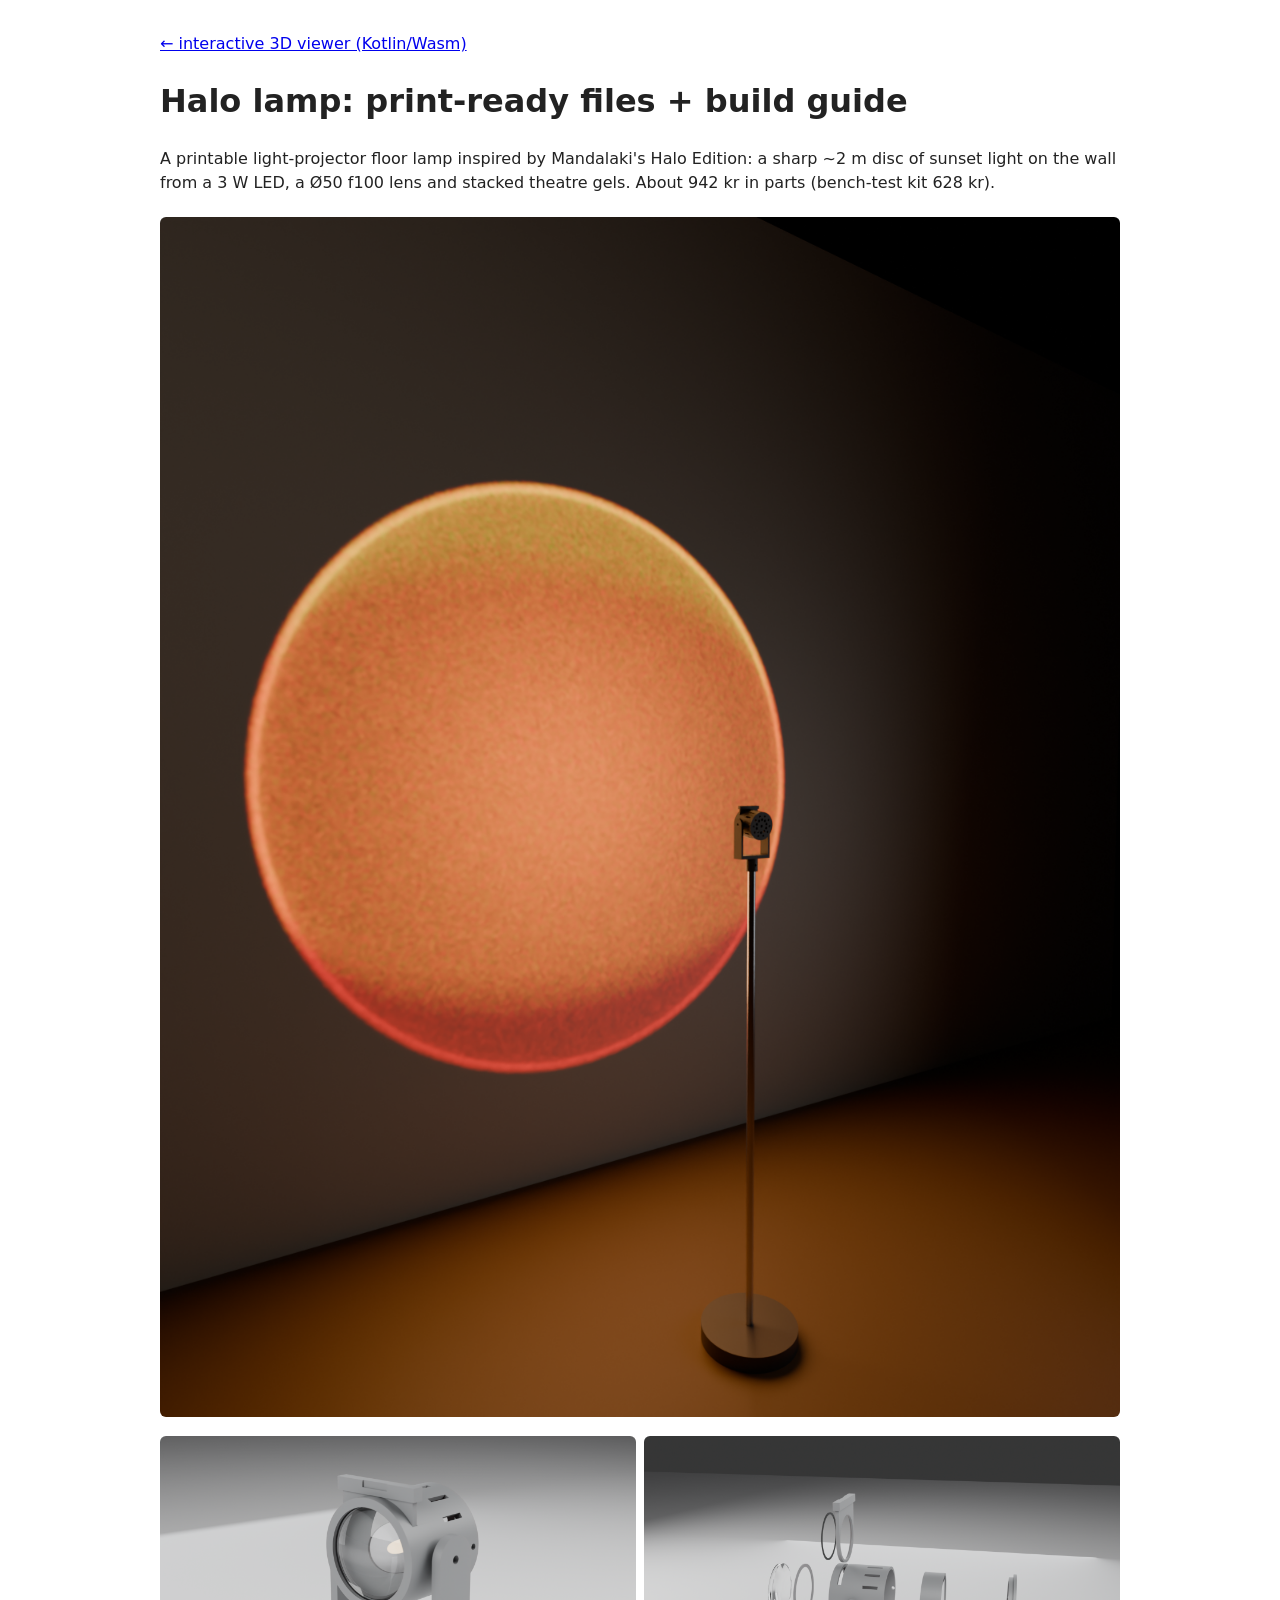
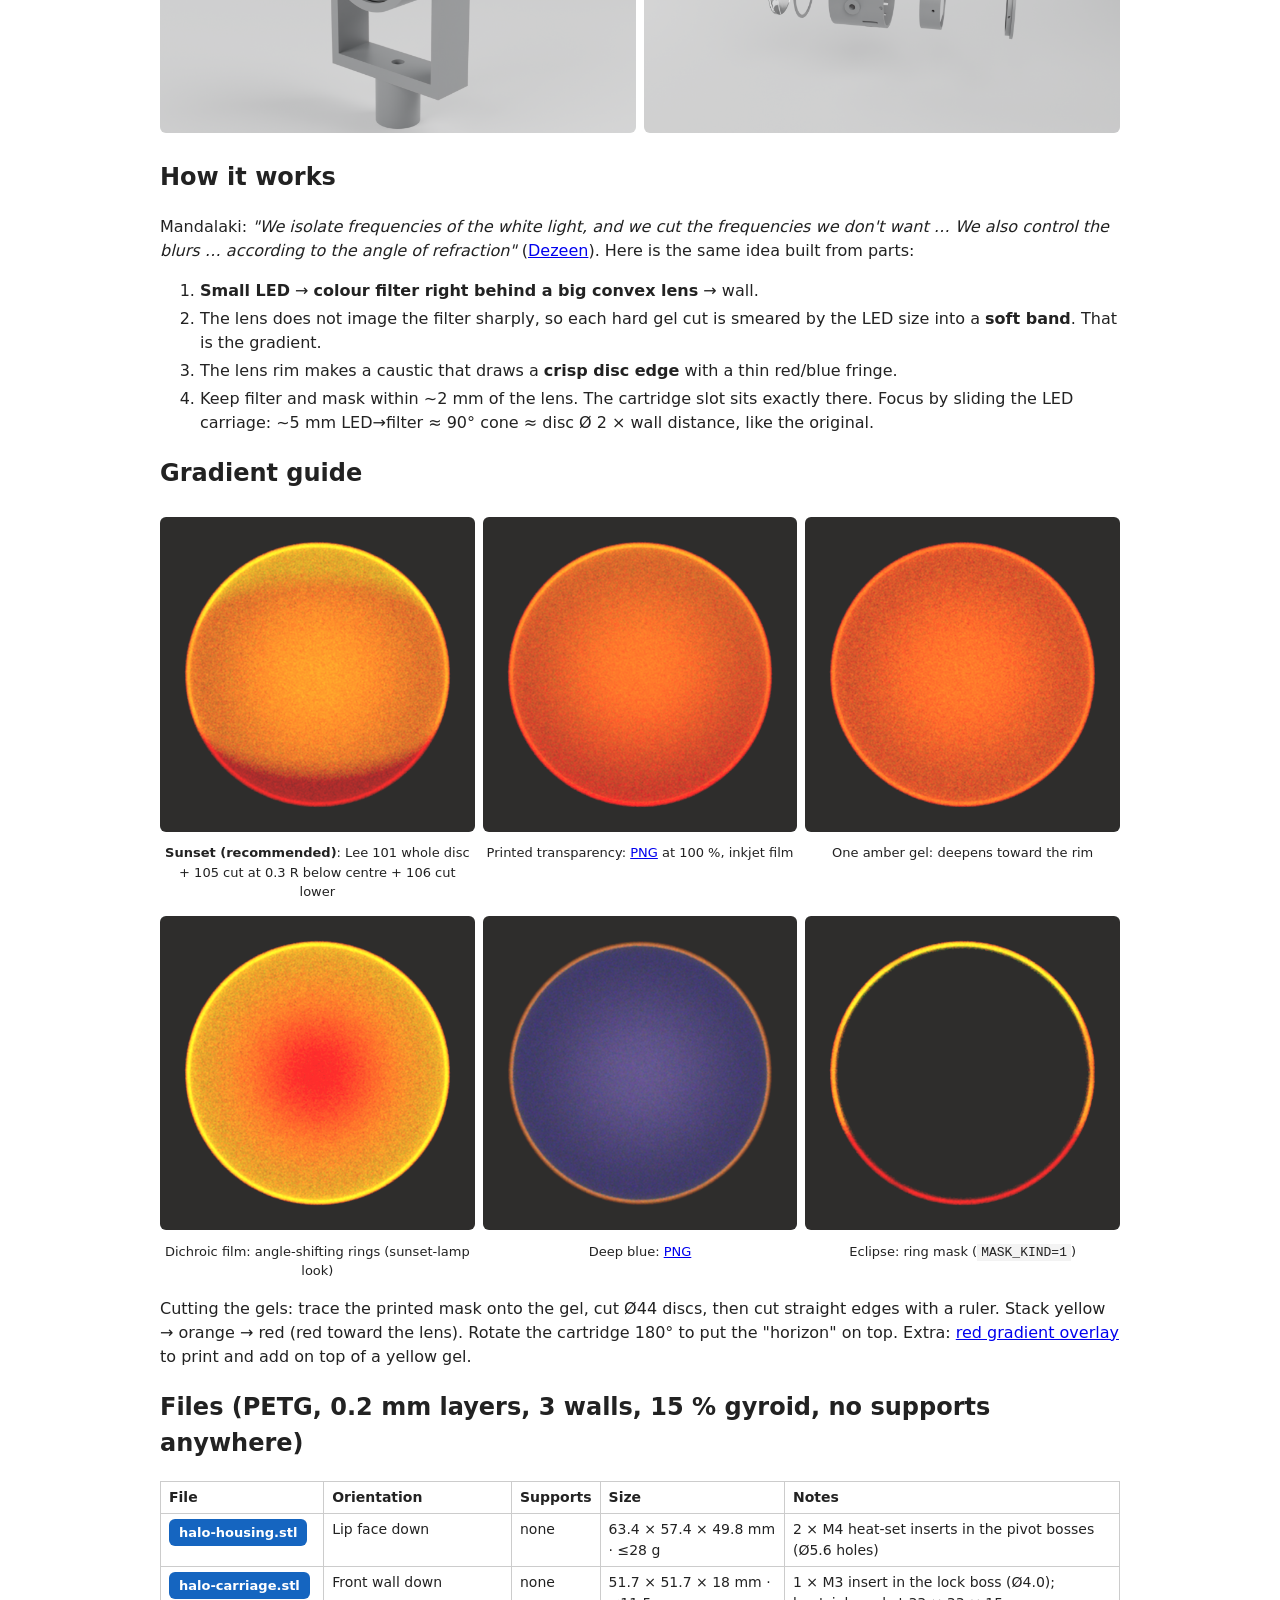
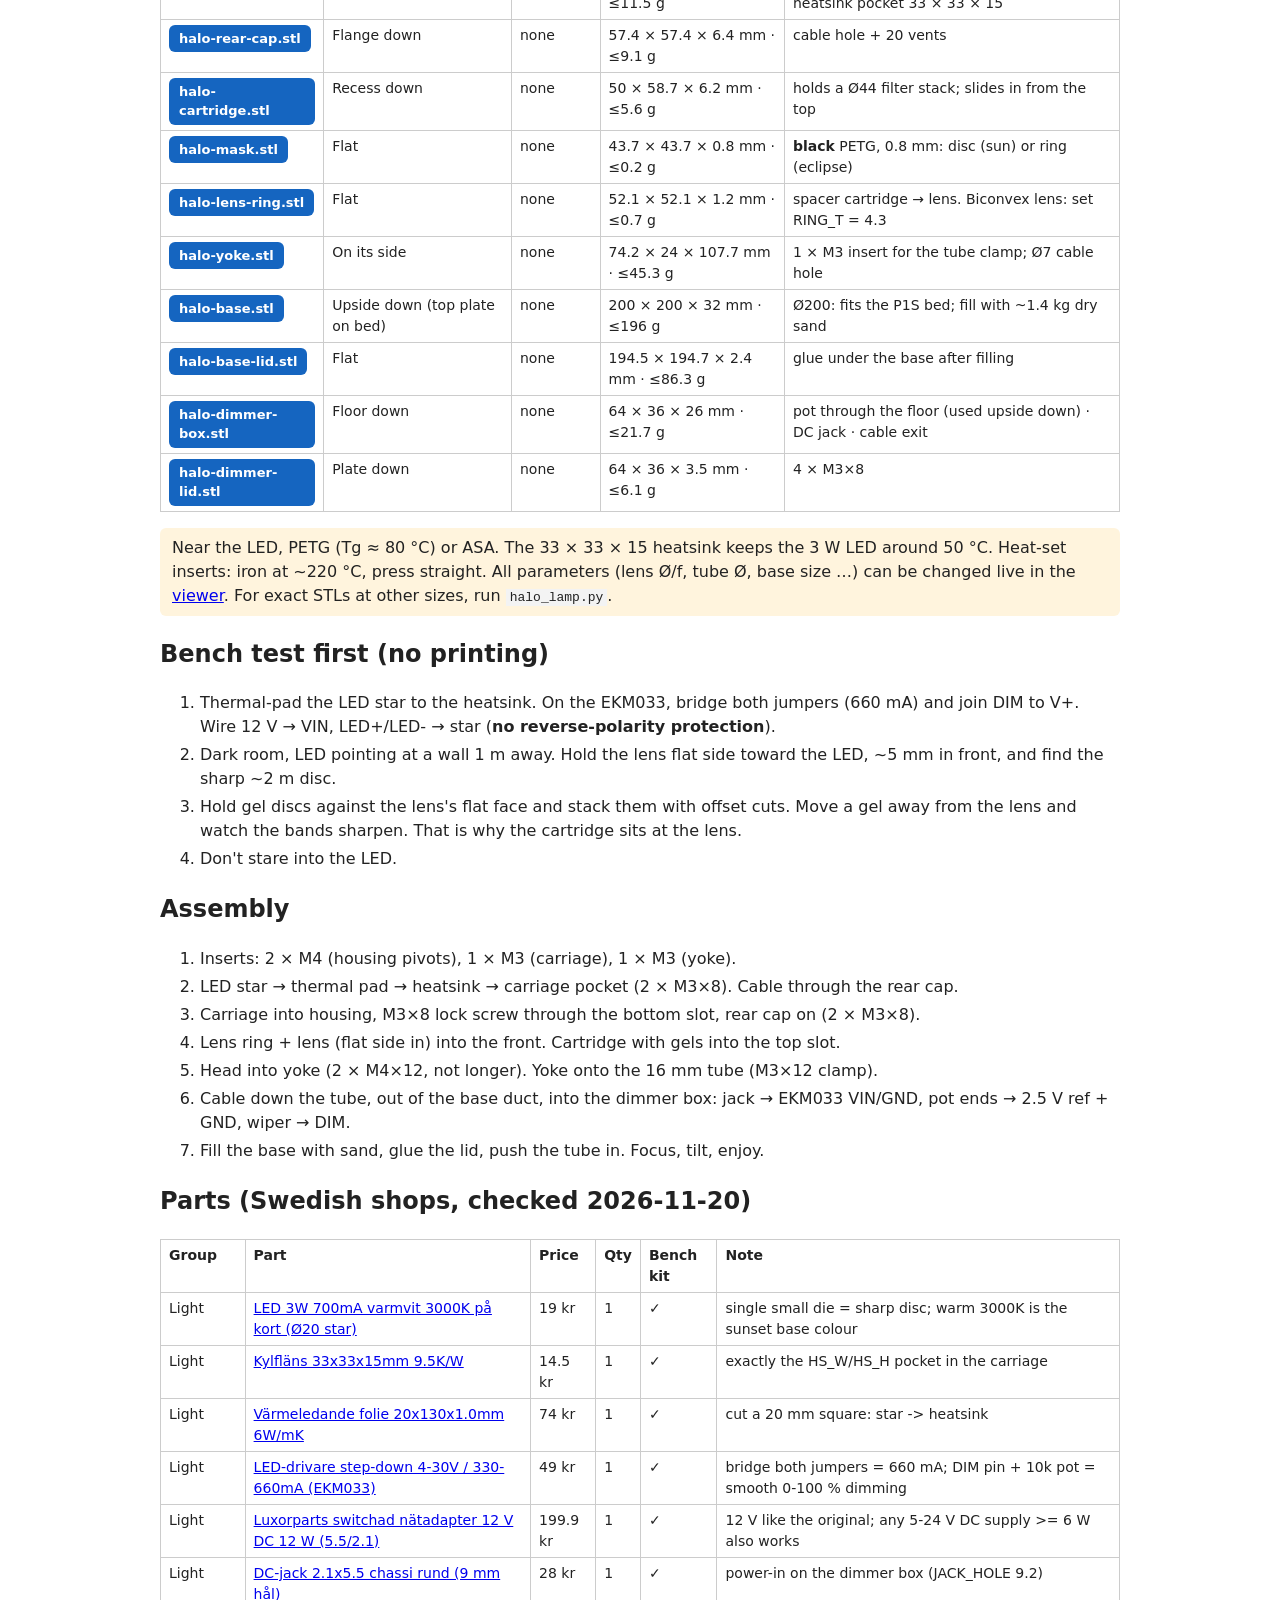
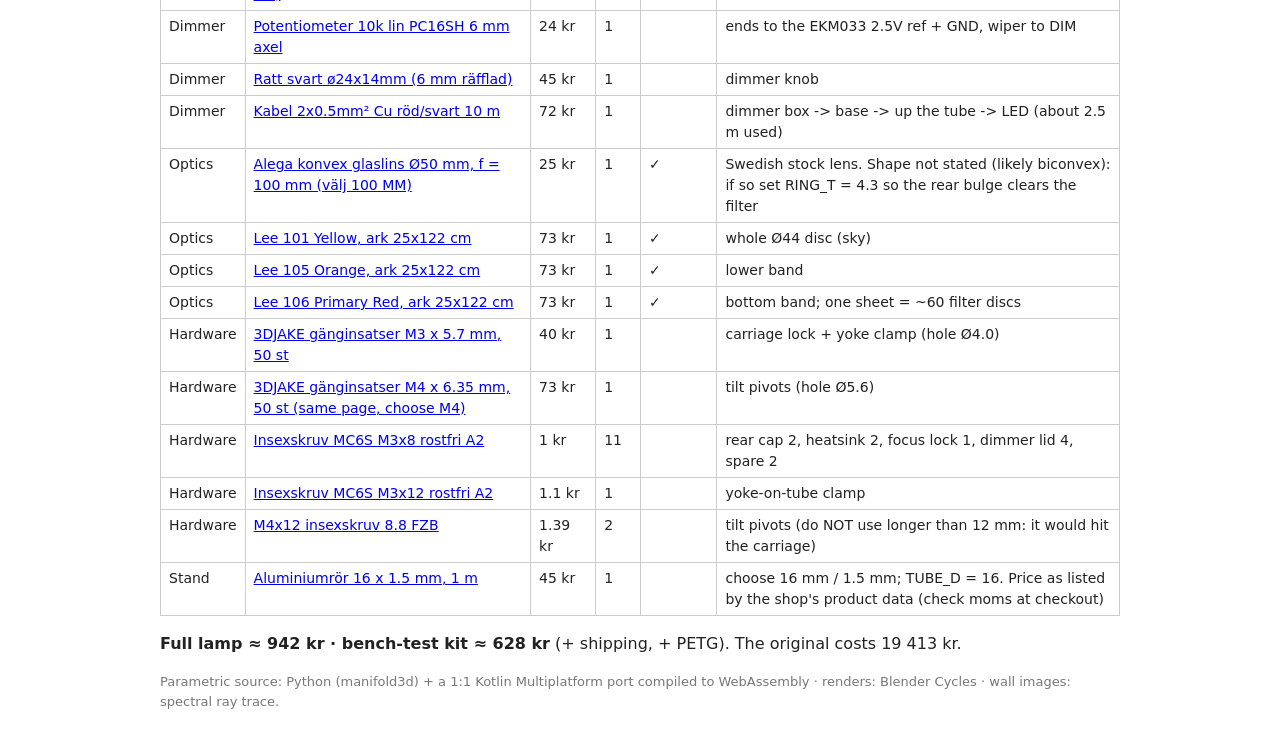
<file: print/index.html>
<!doctype html><html lang="en"><head><meta charset="utf-8"><meta name="viewport" content="width=device-width,initial-scale=1">
<title>Halo lamp: print-ready files + build guide</title><style>
body{font-family:system-ui,sans-serif;max-width:960px;margin:2em auto;padding:0 1em;color:#222;line-height:1.5}
table{border-collapse:collapse;width:100%;font-size:14px}td,th{border:1px solid #ccc;padding:5px 8px;text-align:left;vertical-align:top}
a.dl{display:inline-block;background:#1565c0;color:#fff;padding:4px 10px;border-radius:6px;text-decoration:none;font-weight:600;font-size:13px}
img{max-width:100%;border-radius:6px;margin:6px 0}code{background:#f3f3f3;padding:1px 4px}li{margin:4px 0}
.note{background:#fff4dd;padding:8px 12px;border-radius:6px}.g3{display:grid;grid-template-columns:repeat(3,1fr);gap:8px}.g3 figure{margin:0;font-size:13px;text-align:center}
.g2{display:grid;grid-template-columns:1fr 1fr;gap:8px}</style></head><body>
<p><a href="../">← interactive 3D viewer (Kotlin/Wasm)</a></p>
<h1>Halo lamp: print-ready files + build guide</h1>
<p>A printable light-projector floor lamp inspired by Mandalaki's Halo Edition: a sharp ~2 m disc of sunset light on the wall from a 3 W LED,
a Ø50 f100 lens and stacked theatre gels. About 942 kr in parts (bench-test kit 628 kr).</p>
<img src="render_room_sunset.png" alt="lamp in a room projecting a sunset disc">
<div class="g2"><img src="render_head.png" alt="head"><img src="render_exploded.png" alt="exploded"></div>

<h2>How it works</h2>
<p>Mandalaki: <i>"We isolate frequencies of the white light, and we cut the frequencies we don't want … We also control the blurs …
according to the angle of refraction"</i> (<a href="https://www.dezeen.com/2020/02/22/mandalaki-halo-edition-lights/">Dezeen</a>).
Here is the same idea built from parts:</p>
<ol><li><b>Small LED</b> → <b>colour filter right behind a big convex lens</b> → wall.</li>
<li>The lens does not image the filter sharply, so each hard gel cut is smeared by the LED size into a <b>soft band</b>. That is the gradient.</li>
<li>The lens rim makes a caustic that draws a <b>crisp disc edge</b> with a thin red/blue fringe.</li>
<li>Keep filter and mask within ~2 mm of the lens. The cartridge slot sits exactly there. Focus by sliding the LED carriage: ~5 mm LED→filter ≈ 90° cone ≈ disc Ø 2 × wall distance, like the original.</li></ol>

<h2 id="gradient">Gradient guide</h2>
<div class="g3">
<figure><img src="../img/wall_sunset.png"><figcaption><b>Sunset (recommended)</b>: Lee 101 whole disc + 105 cut at 0.3 R below centre + 106 cut lower</figcaption></figure>
<figure><img src="../img/wall_printed_sunset.png"><figcaption>Printed transparency: <a href="filters/filter_printed_sunset_44mm_600dpi.png">PNG</a> at 100 %, inkjet film</figcaption></figure>
<figure><img src="../img/wall_gel_radial.png"><figcaption>One amber gel: deepens toward the rim</figcaption></figure>
<figure><img src="../img/wall_dichroic.png"><figcaption>Dichroic film: angle-shifting rings (sunset-lamp look)</figcaption></figure>
<figure><img src="../img/wall_deep_blue.png"><figcaption>Deep blue: <a href="filters/filter_deep_blue_44mm_600dpi.png">PNG</a></figcaption></figure>
<figure><img src="../img/wall_sunset_ring.png"><figcaption>Eclipse: ring mask (<code>MASK_KIND=1</code>)</figcaption></figure></div>
<p>Cutting the gels: trace the printed mask onto the gel, cut Ø44 discs, then cut straight edges with a ruler. Stack yellow → orange → red (red toward the lens). Rotate the cartridge 180° to put the "horizon" on top.
Extra: <a href="filters/filter_red_grad_overlay_44mm_600dpi.png">red gradient overlay</a> to print and add on top of a yellow gel.</p>

<h2>Files (PETG, 0.2 mm layers, 3 walls, 15 % gyroid, no supports anywhere)</h2>
<table><tr><th>File</th><th>Orientation</th><th>Supports</th><th>Size</th><th>Notes</th></tr>
<tr><td><a class='dl' href='stl/halo-housing.stl' download>halo-housing.stl</a></td><td>Lip face down</td><td>none</td><td>63.4 × 57.4 × 49.8 mm · ≤28 g</td><td>2 × M4 heat-set inserts in the pivot bosses (Ø5.6 holes)</td></tr><tr><td><a class='dl' href='stl/halo-carriage.stl' download>halo-carriage.stl</a></td><td>Front wall down</td><td>none</td><td>51.7 × 51.7 × 18 mm · ≤11.5 g</td><td>1 × M3 insert in the lock boss (Ø4.0); heatsink pocket 33 × 33 × 15</td></tr><tr><td><a class='dl' href='stl/halo-rear-cap.stl' download>halo-rear-cap.stl</a></td><td>Flange down</td><td>none</td><td>57.4 × 57.4 × 6.4 mm · ≤9.1 g</td><td>cable hole + 20 vents</td></tr><tr><td><a class='dl' href='stl/halo-cartridge.stl' download>halo-cartridge.stl</a></td><td>Recess down</td><td>none</td><td>50 × 58.7 × 6.2 mm · ≤5.6 g</td><td>holds a Ø44 filter stack; slides in from the top</td></tr><tr><td><a class='dl' href='stl/halo-mask.stl' download>halo-mask.stl</a></td><td>Flat</td><td>none</td><td>43.7 × 43.7 × 0.8 mm · ≤0.2 g</td><td><b>black</b> PETG, 0.8 mm: disc (sun) or ring (eclipse)</td></tr><tr><td><a class='dl' href='stl/halo-lens-ring.stl' download>halo-lens-ring.stl</a></td><td>Flat</td><td>none</td><td>52.1 × 52.1 × 1.2 mm · ≤0.7 g</td><td>spacer cartridge → lens. Biconvex lens: set RING_T = 4.3</td></tr><tr><td><a class='dl' href='stl/halo-yoke.stl' download>halo-yoke.stl</a></td><td>On its side</td><td>none</td><td>74.2 × 24 × 107.7 mm · ≤45.3 g</td><td>1 × M3 insert for the tube clamp; Ø7 cable hole</td></tr><tr><td><a class='dl' href='stl/halo-base.stl' download>halo-base.stl</a></td><td>Upside down (top plate on bed)</td><td>none</td><td>200 × 200 × 32 mm · ≤196 g</td><td>Ø200: fits the P1S bed; fill with ~1.4 kg dry sand</td></tr><tr><td><a class='dl' href='stl/halo-base-lid.stl' download>halo-base-lid.stl</a></td><td>Flat</td><td>none</td><td>194.5 × 194.7 × 2.4 mm · ≤86.3 g</td><td>glue under the base after filling</td></tr><tr><td><a class='dl' href='stl/halo-dimmer-box.stl' download>halo-dimmer-box.stl</a></td><td>Floor down</td><td>none</td><td>64 × 36 × 26 mm · ≤21.7 g</td><td>pot through the floor (used upside down) · DC jack · cable exit</td></tr><tr><td><a class='dl' href='stl/halo-dimmer-lid.stl' download>halo-dimmer-lid.stl</a></td><td>Plate down</td><td>none</td><td>64 × 36 × 3.5 mm · ≤6.1 g</td><td>4 × M3×8</td></tr></table>
<p class="note">Near the LED, PETG (Tg ≈ 80 °C) or ASA. The 33 × 33 × 15 heatsink keeps the 3 W LED around 50 °C. Heat-set inserts: iron at ~220 °C, press straight.
All parameters (lens Ø/f, tube Ø, base size …) can be changed live in the <a href="../">viewer</a>. For exact STLs at other sizes, run <code>halo_lamp.py</code>.</p>

<h2 id="bench">Bench test first (no printing)</h2>
<ol><li>Thermal-pad the LED star to the heatsink. On the EKM033, bridge both jumpers (660 mA) and join DIM to V+. Wire 12 V → VIN, LED+/LED- → star (<b>no reverse-polarity protection</b>).</li>
<li>Dark room, LED pointing at a wall 1 m away. Hold the lens flat side toward the LED, ~5 mm in front, and find the sharp ~2 m disc.</li>
<li>Hold gel discs against the lens's flat face and stack them with offset cuts. Move a gel away from the lens and watch the bands sharpen. That is why the cartridge sits at the lens.</li>
<li>Don't stare into the LED.</li></ol>

<h2>Assembly</h2>
<ol><li>Inserts: 2 × M4 (housing pivots), 1 × M3 (carriage), 1 × M3 (yoke).</li>
<li>LED star → thermal pad → heatsink → carriage pocket (2 × M3×8). Cable through the rear cap.</li>
<li>Carriage into housing, M3×8 lock screw through the bottom slot, rear cap on (2 × M3×8).</li>
<li>Lens ring + lens (flat side in) into the front. Cartridge with gels into the top slot.</li>
<li>Head into yoke (2 × M4×12, not longer). Yoke onto the 16 mm tube (M3×12 clamp).</li>
<li>Cable down the tube, out of the base duct, into the dimmer box: jack → EKM033 VIN/GND, pot ends → 2.5 V ref + GND, wiper → DIM.</li>
<li>Fill the base with sand, glue the lid, push the tube in. Focus, tilt, enjoy.</li></ol>

<h2 id="parts">Parts (Swedish shops, checked 2026-11-20)</h2>
<table><tr><th>Group</th><th>Part</th><th>Price</th><th>Qty</th><th>Bench kit</th><th>Note</th></tr><tr><td>Light</td><td><a href='https://www.electrokit.com/led-3w-varmvit-3000k-pa-kort'>LED 3W 700mA varmvit 3000K på kort (Ø20 star)</a></td><td>19 kr</td><td>1</td><td>✓</td><td>single small die = sharp disc; warm 3000K is the sunset base colour</td></tr><tr><td>Light</td><td><a href='https://www.electrokit.com/kylflans-33x33x15mm-9.5k/w'>Kylfläns 33x33x15mm 9.5K/W</a></td><td>14.5 kr</td><td>1</td><td>✓</td><td>exactly the HS_W/HS_H pocket in the carriage</td></tr><tr><td>Light</td><td><a href='https://www.electrokit.com/varmefolie-20x130x1.0mm-6w-mk'>Värmeledande folie 20x130x1.0mm 6W/mK</a></td><td>74 kr</td><td>1</td><td>✓</td><td>cut a 20 mm square: star -&gt; heatsink</td></tr><tr><td>Light</td><td><a href='https://www.electrokit.com/led-drivare-step-down-4-30v-/-330-660ma'>LED-drivare step-down 4-30V / 330-660mA (EKM033)</a></td><td>49 kr</td><td>1</td><td>✓</td><td>bridge both jumpers = 660 mA; DIM pin + 10k pot = smooth 0-100 % dimming</td></tr><tr><td>Light</td><td><a href='https://www.kjell.com/se/produkter/el-verktyg/natadaptrar-nataggregat/acdc-natadaptrar/luxorparts-switchad-natadapter-12-v-dc-12-w-p44382'>Luxorparts switchad nätadapter 12 V DC 12 W (5.5/2.1)</a></td><td>199.9 kr</td><td>1</td><td>✓</td><td>12 V like the original; any 5-24 V DC supply &gt;= 6 W also works</td></tr><tr><td>Light</td><td><a href='https://www.electrokit.com/en/dc-jack-2.1mm-chassie-rund'>DC-jack 2.1x5.5 chassi rund (9 mm hål)</a></td><td>28 kr</td><td>1</td><td>✓</td><td>power-in on the dimmer box (JACK_HOLE 9.2)</td></tr><tr><td>Dimmer</td><td><a href='https://www.electrokit.com/en/potentiometer-10kohm-linearpc16sh-6mm'>Potentiometer 10k lin PC16SH 6 mm axel</a></td><td>24 kr</td><td>1</td><td></td><td>ends to the EKM033 2.5V ref + GND, wiper to DIM</td></tr><tr><td>Dimmer</td><td><a href='https://www.electrokit.com/ratt-svart-24x14mm'>Ratt svart ø24x14mm (6 mm räfflad)</a></td><td>45 kr</td><td>1</td><td></td><td>dimmer knob</td></tr><tr><td>Dimmer</td><td><a href='https://www.electrokit.com/en/kabel-2x0.5mmcu-rod/svart-10m'>Kabel 2x0.5mm² Cu röd/svart 10 m</a></td><td>72 kr</td><td>1</td><td></td><td>dimmer box -&gt; base -&gt; up the tube -&gt; LED (about 2.5 m used)</td></tr><tr><td>Optics</td><td><a href='https://astrosweden.se/products/konvex-glaslins'>Alega konvex glaslins Ø50 mm, f = 100 mm (välj 100 MM)</a></td><td>25 kr</td><td>1</td><td>✓</td><td>Swedish stock lens. Shape not stated (likely biconvex): if so set RING_T = 4.3 so the rear bulge clears the filter</td></tr><tr><td>Optics</td><td><a href='https://www.thomann.se/lee_farbfolie_nr101_yellow.htm'>Lee 101 Yellow, ark 25x122 cm</a></td><td>73 kr</td><td>1</td><td>✓</td><td>whole Ø44 disc (sky)</td></tr><tr><td>Optics</td><td><a href='https://www.thomann.se/lee_farbfolie_nr105_orange.htm'>Lee 105 Orange, ark 25x122 cm</a></td><td>73 kr</td><td>1</td><td>✓</td><td>lower band</td></tr><tr><td>Optics</td><td><a href='https://www.thomann.se/lee_farbfolie_nr106_primary_red.htm'>Lee 106 Primary Red, ark 25x122 cm</a></td><td>73 kr</td><td>1</td><td>✓</td><td>bottom band; one sheet = ~60 filter discs</td></tr><tr><td>Hardware</td><td><a href='https://www.3djake.se/3djake/gaenginsatser-50st-per-set'>3DJAKE gänginsatser M3 x 5.7 mm, 50 st</a></td><td>40 kr</td><td>1</td><td></td><td>carriage lock + yoke clamp (hole Ø4.0)</td></tr><tr><td>Hardware</td><td><a href='https://www.3djake.se/3djake/gaenginsatser-50st-per-set'>3DJAKE gänginsatser M4 x 6.35 mm, 50 st (same page, choose M4)</a></td><td>73 kr</td><td>1</td><td></td><td>tilt pivots (hole Ø5.6)</td></tr><tr><td>Hardware</td><td><a href='https://www.electrokit.com/insexskruv-mc6s-m3x8-rostfri-a2'>Insexskruv MC6S M3x8 rostfri A2</a></td><td>1 kr</td><td>11</td><td></td><td>rear cap 2, heatsink 2, focus lock 1, dimmer lid 4, spare 2</td></tr><tr><td>Hardware</td><td><a href='https://www.electrokit.com/insexskruv-mc6s-m3x12-rostfri-a2'>Insexskruv MC6S M3x12 rostfri A2</a></td><td>1.1 kr</td><td>1</td><td></td><td>yoke-on-tube clamp</td></tr><tr><td>Hardware</td><td><a href='https://bultonline.se/produkter/bult-insexskruv/m4-insexskruv/12-m4x12-88-fzb'>M4x12 insexskruv 8.8 FZB</a></td><td>1.39 kr</td><td>2</td><td></td><td>tilt pivots (do NOT use longer than 12 mm: it would hit the carriage)</td></tr><tr><td>Stand</td><td><a href='https://montano.se/1010-ror-aluminium-1-meter.html'>Aluminiumrör 16 x 1.5 mm, 1 m</a></td><td>45 kr</td><td>1</td><td></td><td>choose 16 mm / 1.5 mm; TUBE_D = 16. Price as listed by the shop&#x27;s product data (check moms at checkout)</td></tr></table>
<p><b>Full lamp ≈ 942 kr · bench-test kit ≈ 628 kr</b> (+ shipping, + PETG). The original costs 19 413 kr.</p>
<p style="color:#777;font-size:13px">Parametric source: Python (manifold3d) + a 1:1 Kotlin Multiplatform port compiled to WebAssembly · renders: Blender Cycles · wall images: spectral ray trace.</p>
</body></html>
</file>
